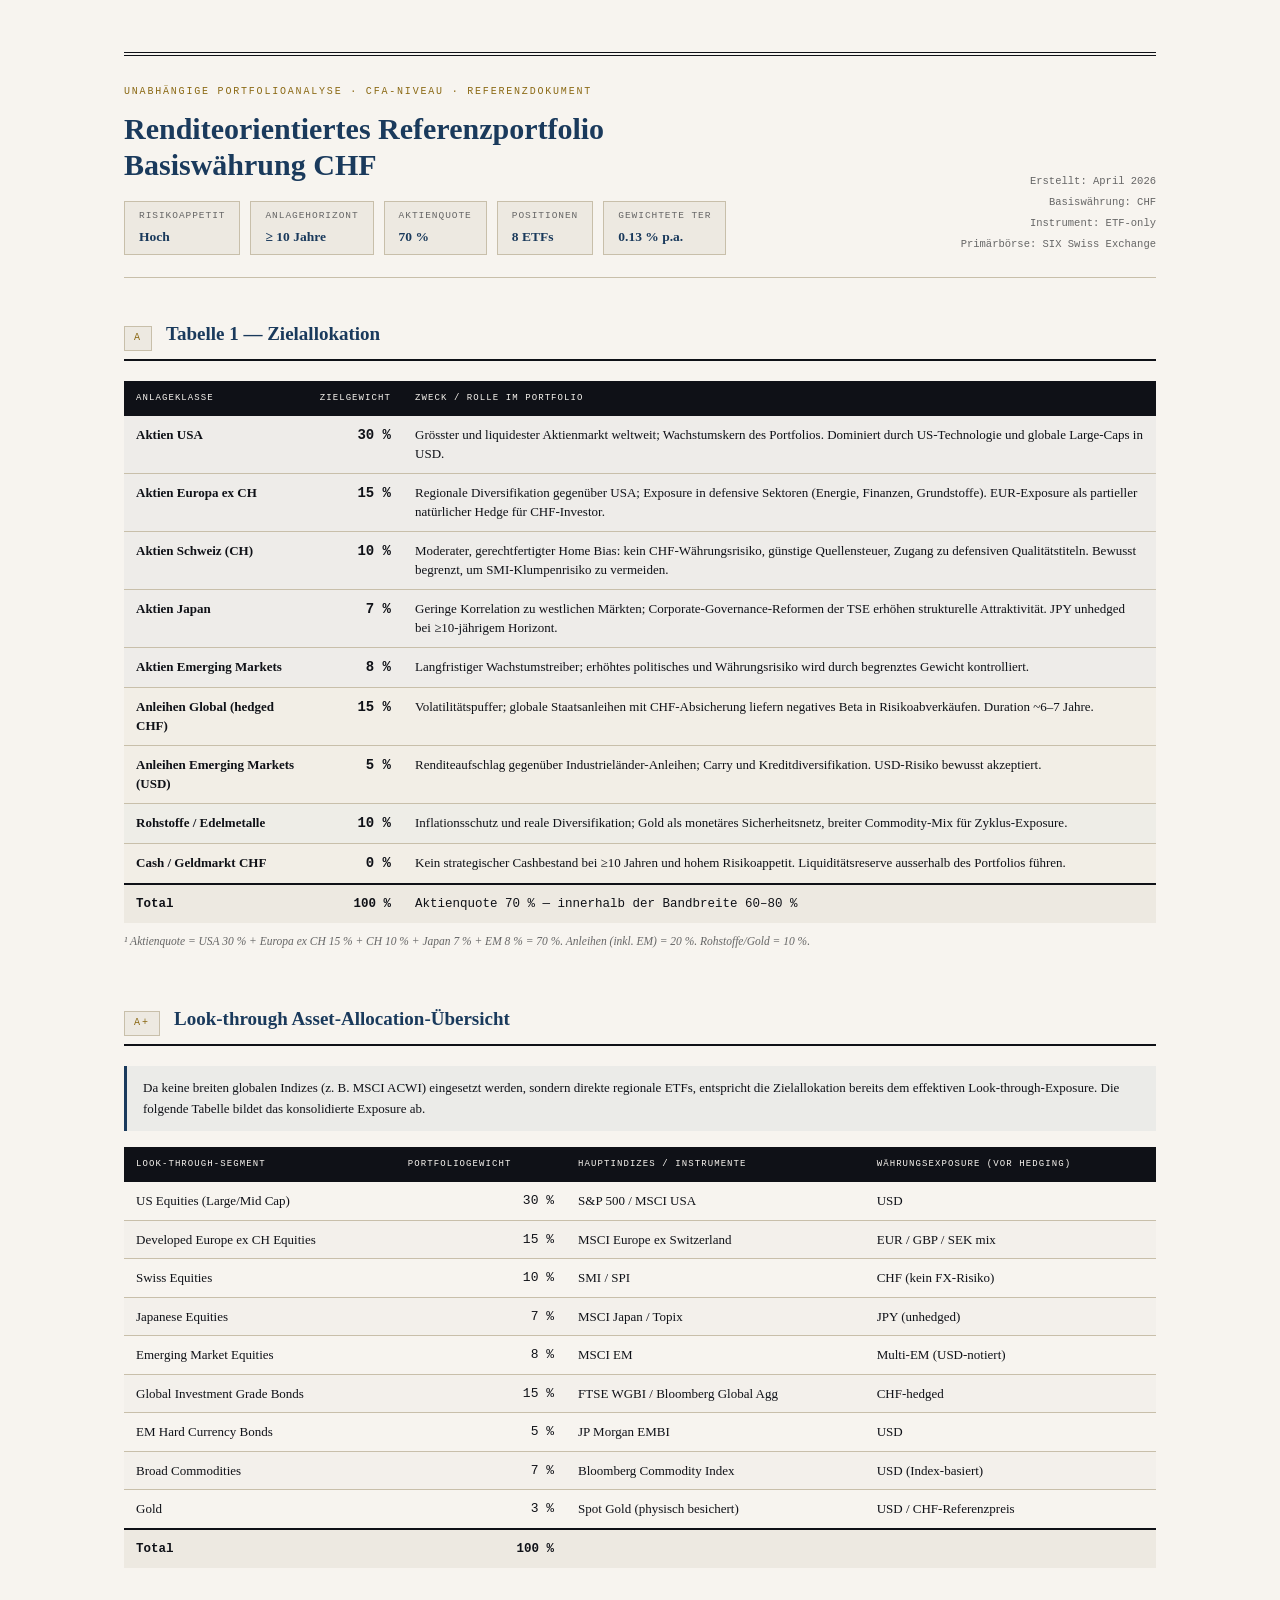
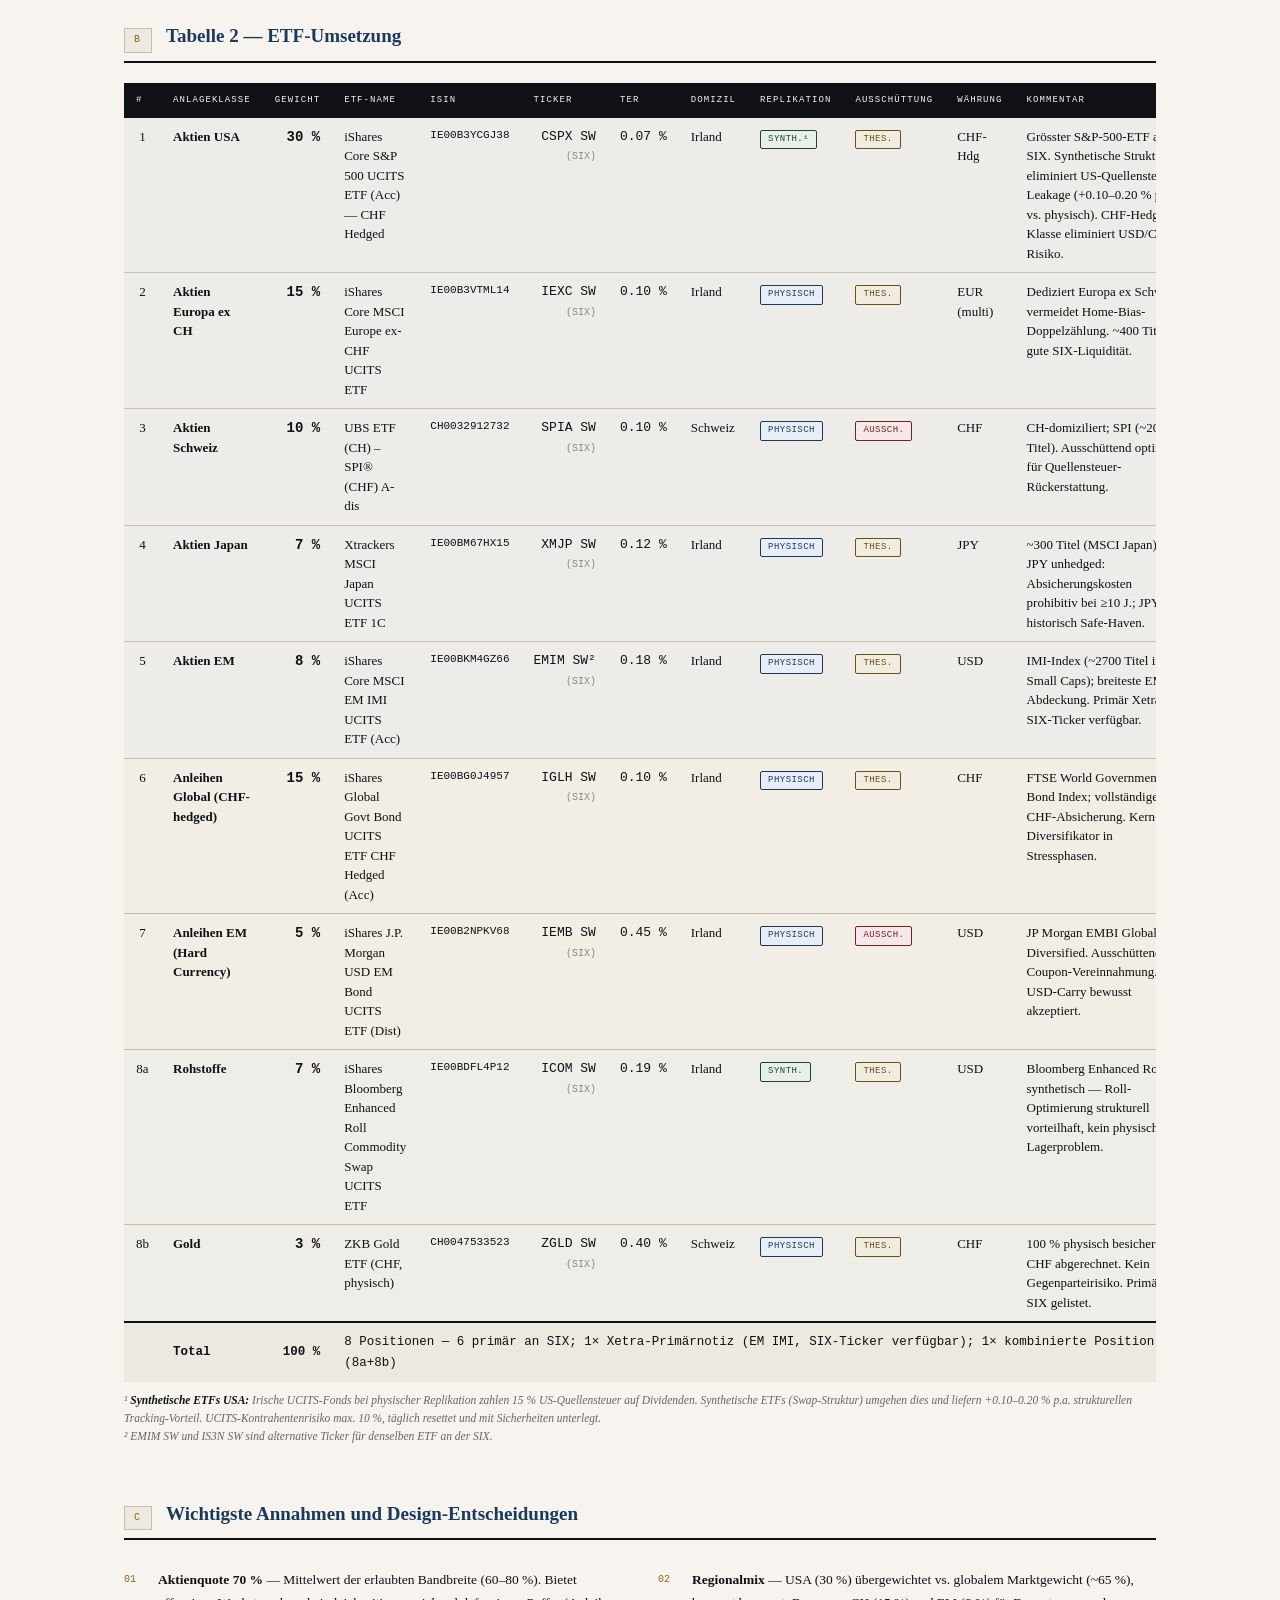
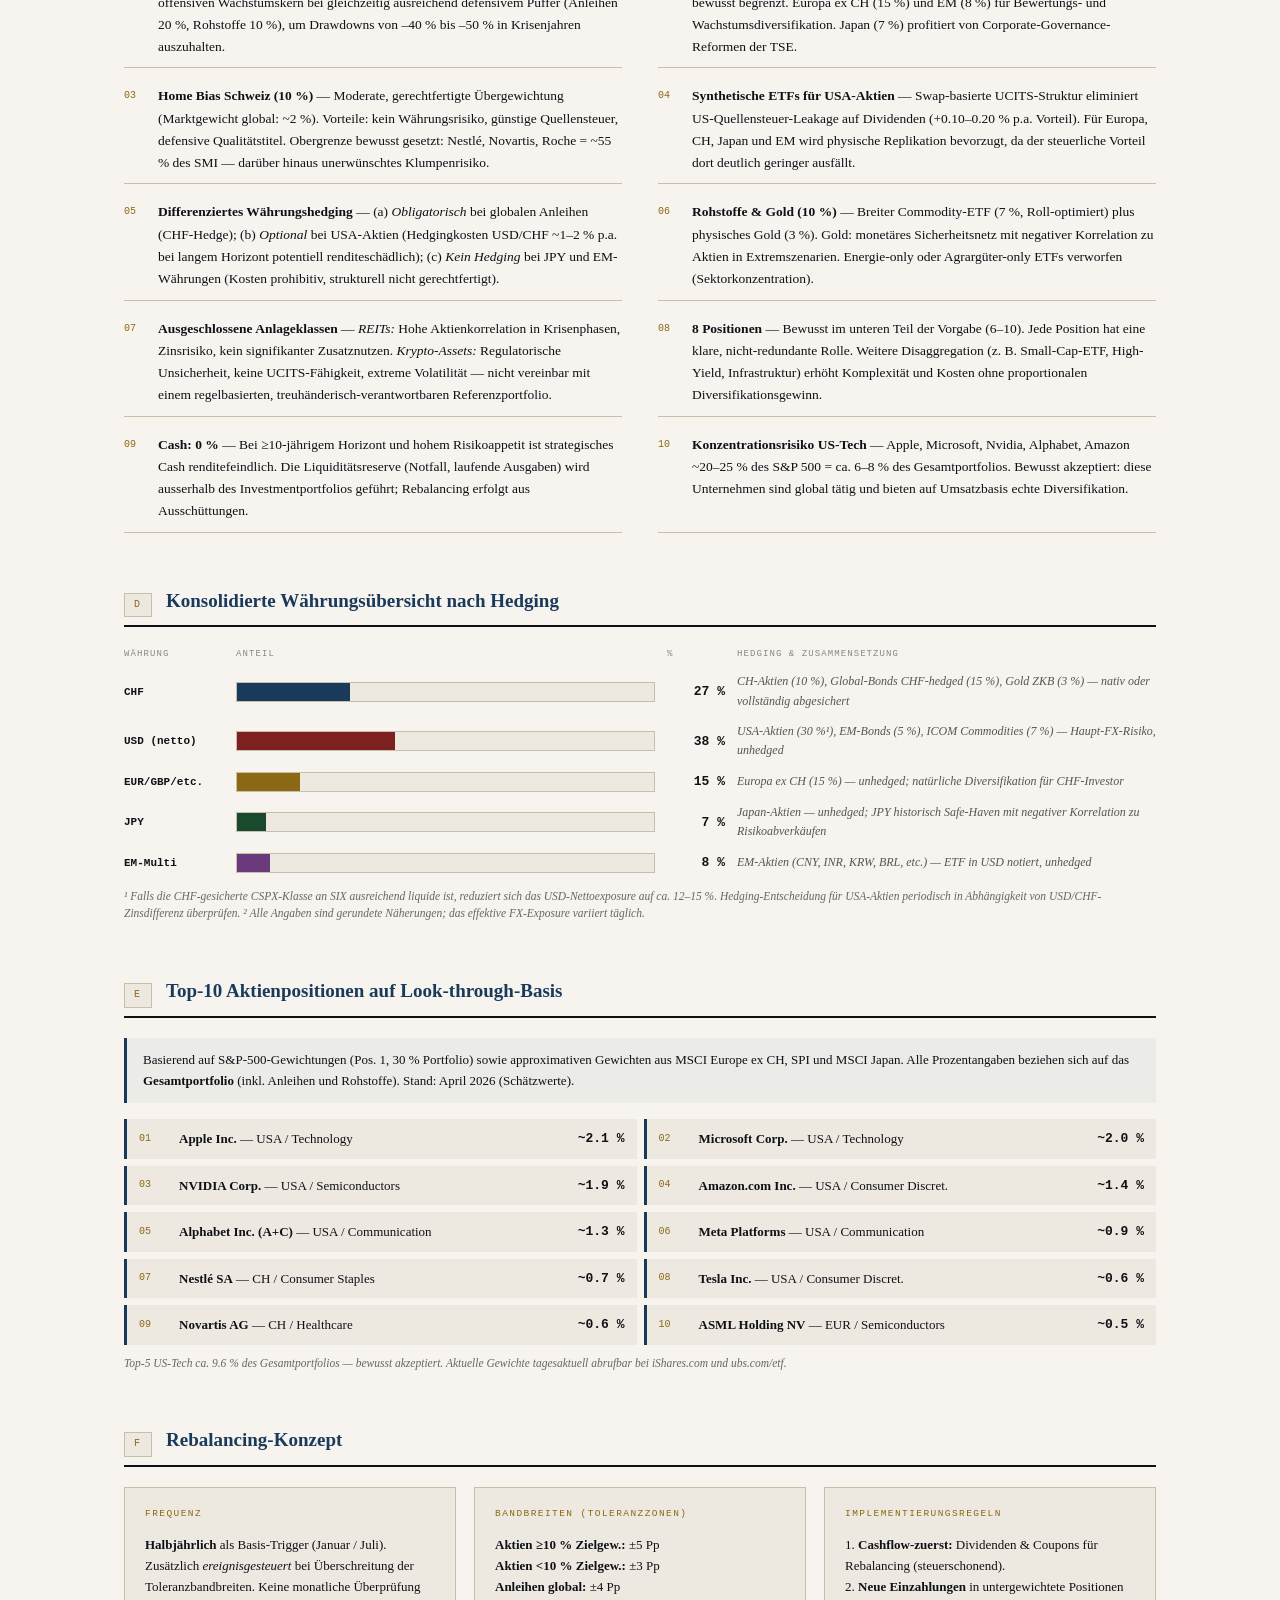
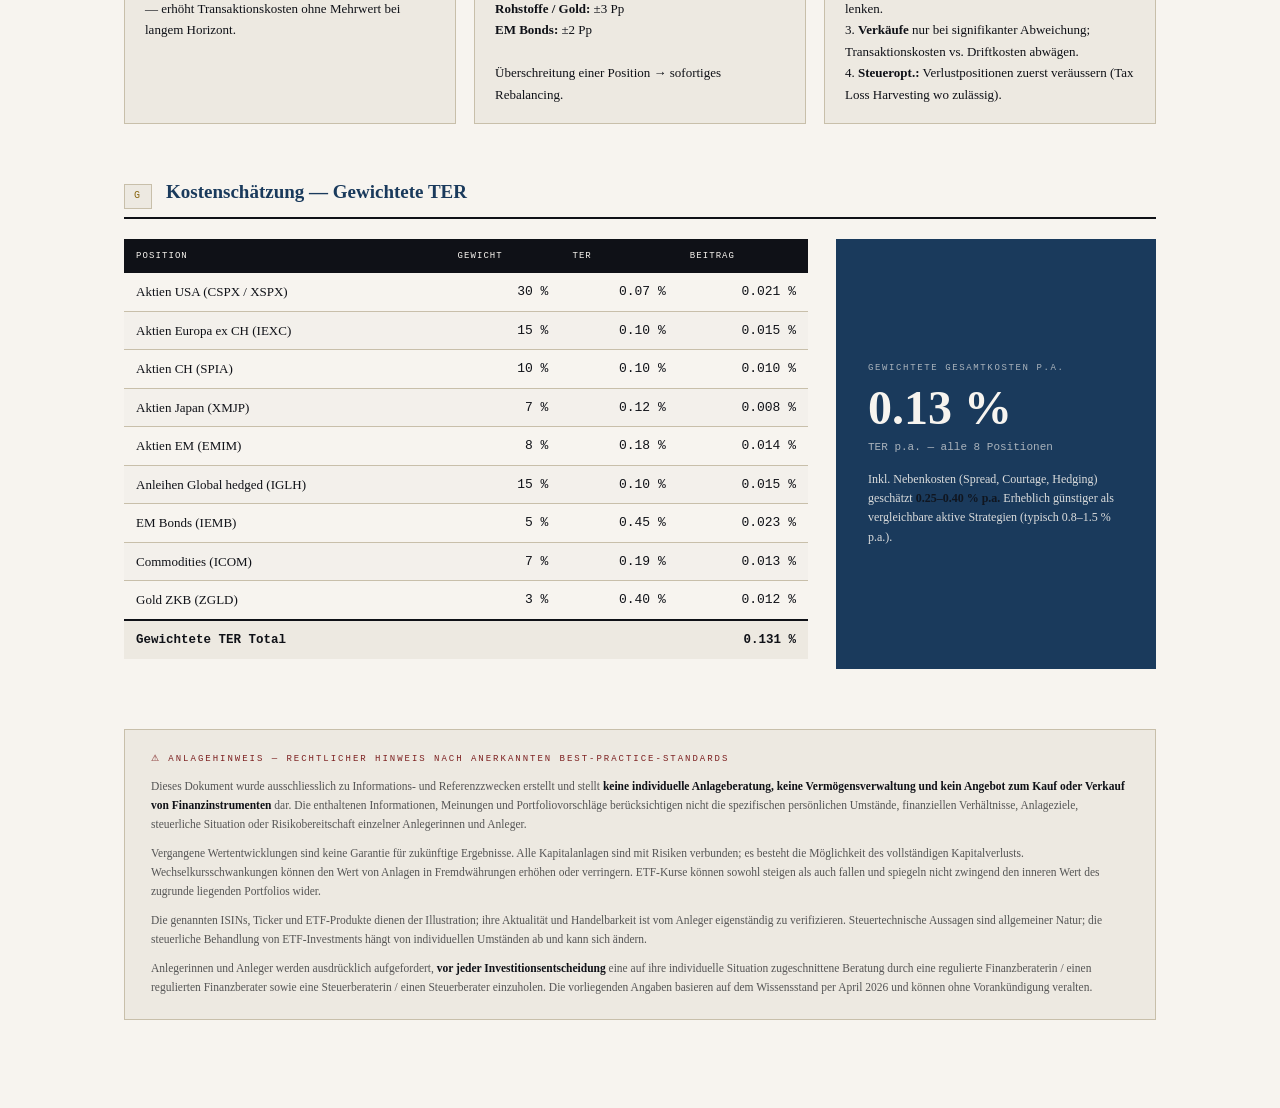
<file: Reference Portfolio CHF April2026.html>
<!DOCTYPE html>
<html lang="de">
<head>
<meta charset="UTF-8">
<meta name="viewport" content="width=device-width, initial-scale=1.0">
<title>Referenzportfolio CHF – Renditeorientiert</title>
<style>
  /* ── RESET & BASE ── */
  *, *::before, *::after { box-sizing: border-box; margin: 0; padding: 0; }

  :root {
    --ink:     #0f1117;
    --paper:   #f7f4ef;
    --cream:   #ede9e1;
    --rule:    #c8bfaa;
    --accent:  #1a3a5c;
    --gold:    #8b6914;
    --red:     #7c2020;
    --green:   #1a4a2e;
    --f-display: Georgia, 'Times New Roman', serif;
    --f-body:    'Palatino Linotype', Palatino, Georgia, serif;
    --f-mono:    'Courier New', Courier, monospace;
  }

  html { font-size: 15px; }

  body {
    background: var(--paper);
    color: var(--ink);
    font-family: var(--f-body);
    line-height: 1.65;
    max-width: 1120px;
    margin: 0 auto;
    padding: 52px 44px 88px;
  }

  /* ── MASTHEAD ── */
  .masthead {
    border-top: 4px double var(--ink);
    border-bottom: 1px solid var(--rule);
    padding: 28px 0 22px;
    margin-bottom: 40px;
    display: grid;
    grid-template-columns: 1fr auto;
    align-items: end;
    gap: 24px;
  }
  .tag {
    font-family: var(--f-mono);
    font-size: 10px;
    letter-spacing: 0.18em;
    text-transform: uppercase;
    color: var(--gold);
    margin-bottom: 10px;
    display: block;
  }
  .masthead h1 {
    font-family: var(--f-display);
    font-size: 30px;
    font-weight: bold;
    line-height: 1.2;
    color: var(--accent);
  }
  .meta-right {
    text-align: right;
    font-family: var(--f-mono);
    font-size: 10.5px;
    color: #666;
    line-height: 2;
  }
  .pills {
    display: flex;
    flex-wrap: wrap;
    gap: 10px;
    margin-top: 18px;
  }
  .pill {
    border: 1px solid var(--rule);
    background: var(--cream);
    padding: 6px 14px;
    font-family: var(--f-mono);
    font-size: 9.5px;
    letter-spacing: 0.1em;
    text-transform: uppercase;
    color: #666;
  }
  .pill strong {
    display: block;
    font-family: var(--f-body);
    font-size: 13.5px;
    letter-spacing: 0;
    text-transform: none;
    color: var(--accent);
    margin-top: 3px;
  }

  /* ── SECTIONS ── */
  .section { margin-bottom: 52px; }

  .sec-header {
    display: flex;
    align-items: baseline;
    gap: 14px;
    border-bottom: 2px solid var(--ink);
    padding-bottom: 8px;
    margin-bottom: 20px;
  }
  .sec-label {
    font-family: var(--f-mono);
    font-size: 10px;
    letter-spacing: 0.2em;
    text-transform: uppercase;
    color: var(--gold);
    background: var(--cream);
    border: 1px solid var(--rule);
    padding: 3px 9px;
  }
  .sec-title {
    font-family: var(--f-display);
    font-size: 19px;
    font-weight: bold;
    color: var(--accent);
  }

  /* ── TABLES ── */
  .tbl-wrap { overflow-x: auto; margin-bottom: 10px; }
  table {
    width: 100%;
    border-collapse: collapse;
    font-size: 13px;
  }
  thead tr { background: var(--ink); color: var(--paper); }
  thead th {
    font-family: var(--f-mono);
    font-size: 9px;
    letter-spacing: 0.12em;
    text-transform: uppercase;
    padding: 10px 12px;
    text-align: left;
    font-weight: normal;
    white-space: nowrap;
  }
  tbody tr { border-bottom: 1px solid var(--rule); }
  tbody tr:nth-child(even) { background: rgba(0,0,0,0.015); }
  tbody td { padding: 9px 12px; vertical-align: top; line-height: 1.5; }
  .r { text-align: right; font-family: var(--f-mono); white-space: nowrap; }
  .c { text-align: center; }
  .w { font-family: var(--f-mono); font-size: 14px; font-weight: bold; }

  tfoot tr { border-top: 2px solid var(--ink); background: var(--cream); }
  tfoot td { padding: 9px 12px; font-family: var(--f-mono); font-size: 12.5px; }

  /* row tints */
  .eq  { background: rgba(26,58,92,0.04)  !important; }
  .fi  { background: rgba(139,105,20,0.04) !important; }
  .alt { background: rgba(26,74,46,0.04)  !important; }

  /* badges */
  .badge {
    display: inline-block;
    font-family: var(--f-mono);
    font-size: 9px;
    letter-spacing: 0.05em;
    text-transform: uppercase;
    padding: 2px 7px;
    border-radius: 2px;
    border: 1px solid currentColor;
  }
  .b-syn  { color: #1a4a2e; background: #e8f0e8; }
  .b-phy  { color: #1a3a5c; background: #e8eef8; }
  .b-acc  { color: #6b4f10; background: #f0ece0; }
  .b-dis  { color: #7c2020; background: #f5e8e8; }

  /* ── INFO BOX ── */
  .infobox {
    background: rgba(26,58,92,0.05);
    border-left: 3px solid var(--accent);
    padding: 12px 16px;
    margin: 0 0 16px;
    font-size: 13px;
    line-height: 1.6;
  }

  /* ── FOOTNOTE ── */
  .fn {
    font-size: 11.5px;
    color: #666;
    font-style: italic;
    margin-top: 10px;
    line-height: 1.55;
  }

  /* ── BULLET GRID ── */
  .bul-grid {
    display: grid;
    grid-template-columns: 1fr 1fr;
    gap: 8px 36px;
  }
  .bul {
    display: grid;
    grid-template-columns: 26px 1fr;
    gap: 8px;
    align-items: start;
    padding: 9px 0;
    border-bottom: 1px solid var(--rule);
    font-size: 13.5px;
  }
  .bul-n {
    font-family: var(--f-mono);
    font-size: 10px;
    color: var(--gold);
    padding-top: 3px;
  }

  /* ── CURRENCY BARS ── */
  .ccy { display: flex; flex-direction: column; gap: 10px; }
  .ccy-row {
    display: grid;
    grid-template-columns: 100px 1fr 58px 1fr;
    gap: 12px;
    align-items: center;
    font-size: 13px;
  }
  .ccy-lbl { font-family: var(--f-mono); font-size: 11px; font-weight: bold; }
  .bar { background: var(--cream); border: 1px solid var(--rule); height: 20px; position: relative; }
  .bar-fill { position: absolute; inset: 0 auto 0 0; }
  .bc { background: var(--accent); }
  .bu { background: var(--red); }
  .be { background: var(--gold); }
  .bj { background: var(--green); }
  .bm { background: #6b3a7c; }
  .ccy-pct { font-family: var(--f-mono); font-size: 13px; font-weight: bold; text-align: right; }
  .ccy-note { font-size: 12px; color: #555; font-style: italic; }

  /* ── TOP 10 ── */
  .top10 { display: grid; grid-template-columns: 1fr 1fr; gap: 7px; }
  .t10 {
    display: grid;
    grid-template-columns: 30px 1fr 52px;
    align-items: center;
    gap: 10px;
    padding: 9px 12px;
    background: var(--cream);
    border-left: 3px solid var(--accent);
    font-size: 13px;
  }
  .t10-r { font-family: var(--f-mono); font-size: 10px; color: var(--gold); }
  .t10-p { font-family: var(--f-mono); font-size: 13px; font-weight: bold; text-align: right; }

  /* ── REBAL CARDS ── */
  .rebal { display: grid; grid-template-columns: repeat(3,1fr); gap: 18px; }
  .card {
    background: var(--cream);
    border: 1px solid var(--rule);
    padding: 18px 20px;
  }
  .card-t {
    font-family: var(--f-mono);
    font-size: 9.5px;
    letter-spacing: 0.15em;
    text-transform: uppercase;
    color: var(--gold);
    margin-bottom: 12px;
  }
  .card-b { font-size: 13px; line-height: 1.65; }

  /* ── COST BOX ── */
  .cost { display: grid; grid-template-columns: 1fr 320px; gap: 28px; align-items: start; }
  .cost-num {
    background: var(--accent);
    color: var(--paper);
    padding: 28px 32px;
    display: flex;
    flex-direction: column;
    justify-content: center;
    align-self: stretch;
  }
  .cost-num-lbl { font-family: var(--f-mono); font-size: 9px; letter-spacing: 0.18em; text-transform: uppercase; opacity: 0.65; margin-bottom: 8px; }
  .cost-num-val { font-family: var(--f-display); font-size: 48px; font-weight: bold; line-height: 1; }
  .cost-num-unit { font-family: var(--f-mono); font-size: 11px; opacity: 0.65; margin-top: 6px; }
  .cost-note { font-size: 12px; margin-top: 14px; opacity: 0.88; line-height: 1.6; }

  /* ── DIVIDER ── */
  hr { border: none; border-top: 1px solid var(--rule); margin: 0; }

  /* ── DISCLAIMER ── */
  .disc {
    margin-top: 60px;
    padding: 22px 26px;
    border: 1px solid var(--rule);
    background: var(--cream);
    font-size: 11.5px;
    color: #555;
    line-height: 1.65;
  }
  .disc-t {
    font-family: var(--f-mono);
    font-size: 9px;
    letter-spacing: 0.22em;
    text-transform: uppercase;
    color: var(--red);
    margin-bottom: 10px;
  }
  .disc p + p { margin-top: 10px; }

  strong { color: var(--ink); }
  em { font-style: italic; }

  @media (max-width: 800px) {
    body { padding: 24px 16px 56px; }
    .masthead { grid-template-columns: 1fr; }
    .bul-grid, .top10, .rebal, .cost { grid-template-columns: 1fr; }
    .ccy-row { grid-template-columns: 90px 1fr 48px; }
    .ccy-note { display: none; }
  }
</style>
</head>
<body>

<!-- ══ MASTHEAD ══ -->
<div class="masthead">
  <div>
    <span class="tag">Unabhängige Portfolioanalyse · CFA-Niveau · Referenzdokument</span>
    <h1>Renditeorientiertes Referenzportfolio<br>Basiswährung CHF</h1>
    <div class="pills">
      <div class="pill">Risikoappetit<strong>Hoch</strong></div>
      <div class="pill">Anlagehorizont<strong>≥ 10 Jahre</strong></div>
      <div class="pill">Aktienquote<strong>70 %</strong></div>
      <div class="pill">Positionen<strong>8 ETFs</strong></div>
      <div class="pill">Gewichtete TER<strong>0.13 % p.a.</strong></div>
    </div>
  </div>
  <div class="meta-right">
    Erstellt: April 2026<br>
    Basiswährung: CHF<br>
    Instrument: ETF-only<br>
    Primärbörse: SIX Swiss Exchange
  </div>
</div>


<!-- ══ A — ZIELALLOKATION ══ -->
<div class="section">
  <div class="sec-header">
    <span class="sec-label">A</span>
    <span class="sec-title">Tabelle 1 — Zielallokation</span>
  </div>
  <div class="tbl-wrap">
    <table>
      <thead>
        <tr><th>Anlageklasse</th><th>Zielgewicht</th><th>Zweck / Rolle im Portfolio</th></tr>
      </thead>
      <tbody>
        <tr class="eq"><td><strong>Aktien USA</strong></td><td class="r w">30 %</td><td>Grösster und liquidester Aktienmarkt weltweit; Wachstumskern des Portfolios. Dominiert durch US-Technologie und globale Large-Caps in USD.</td></tr>
        <tr class="eq"><td><strong>Aktien Europa ex CH</strong></td><td class="r w">15 %</td><td>Regionale Diversifikation gegenüber USA; Exposure in defensive Sektoren (Energie, Finanzen, Grundstoffe). EUR-Exposure als partieller natürlicher Hedge für CHF-Investor.</td></tr>
        <tr class="eq"><td><strong>Aktien Schweiz (CH)</strong></td><td class="r w">10 %</td><td>Moderater, gerechtfertigter Home Bias: kein CHF-Währungsrisiko, günstige Quellensteuer, Zugang zu defensiven Qualitätstiteln. Bewusst begrenzt, um SMI-Klumpenrisiko zu vermeiden.</td></tr>
        <tr class="eq"><td><strong>Aktien Japan</strong></td><td class="r w">7 %</td><td>Geringe Korrelation zu westlichen Märkten; Corporate-Governance-Reformen der TSE erhöhen strukturelle Attraktivität. JPY unhedged bei ≥10-jährigem Horizont.</td></tr>
        <tr class="eq"><td><strong>Aktien Emerging Markets</strong></td><td class="r w">8 %</td><td>Langfristiger Wachstumstreiber; erhöhtes politisches und Währungsrisiko wird durch begrenztes Gewicht kontrolliert.</td></tr>
        <tr class="fi"><td><strong>Anleihen Global (hedged CHF)</strong></td><td class="r w">15 %</td><td>Volatilitätspuffer; globale Staatsanleihen mit CHF-Absicherung liefern negatives Beta in Risikoabverkäufen. Duration ~6–7 Jahre.</td></tr>
        <tr class="fi"><td><strong>Anleihen Emerging Markets (USD)</strong></td><td class="r w">5 %</td><td>Renditeaufschlag gegenüber Industrieländer-Anleihen; Carry und Kreditdiversifikation. USD-Risiko bewusst akzeptiert.</td></tr>
        <tr class="alt"><td><strong>Rohstoffe / Edelmetalle</strong></td><td class="r w">10 %</td><td>Inflationsschutz und reale Diversifikation; Gold als monetäres Sicherheitsnetz, breiter Commodity-Mix für Zyklus-Exposure.</td></tr>
        <tr class="fi"><td><strong>Cash / Geldmarkt CHF</strong></td><td class="r w">0 %</td><td>Kein strategischer Cashbestand bei ≥10 Jahren und hohem Risikoappetit. Liquiditätsreserve ausserhalb des Portfolios führen.</td></tr>
      </tbody>
      <tfoot>
        <tr><td><strong>Total</strong></td><td class="r"><strong>100 %</strong></td><td>Aktienquote 70 % — innerhalb der Bandbreite 60–80 %</td></tr>
      </tfoot>
    </table>
  </div>
  <p class="fn">¹ Aktienquote = USA 30 % + Europa ex CH 15 % + CH 10 % + Japan 7 % + EM 8 % = 70 %. Anleihen (inkl. EM) = 20 %. Rohstoffe/Gold = 10 %.</p>
</div>


<!-- ══ A+ — LOOK-THROUGH ══ -->
<div class="section">
  <div class="sec-header">
    <span class="sec-label">A+</span>
    <span class="sec-title">Look-through Asset-Allocation-Übersicht</span>
  </div>
  <div class="infobox">
    Da keine breiten globalen Indizes (z. B. MSCI ACWI) eingesetzt werden, sondern direkte regionale ETFs, entspricht die Zielallokation bereits dem effektiven Look-through-Exposure. Die folgende Tabelle bildet das konsolidierte Exposure ab.
  </div>
  <div class="tbl-wrap">
    <table>
      <thead>
        <tr><th>Look-through-Segment</th><th>Portfoliogewicht</th><th>Hauptindizes / Instrumente</th><th>Währungsexposure (vor Hedging)</th></tr>
      </thead>
      <tbody>
        <tr><td>US Equities (Large/Mid Cap)</td><td class="r">30 %</td><td>S&amp;P 500 / MSCI USA</td><td>USD</td></tr>
        <tr><td>Developed Europe ex CH Equities</td><td class="r">15 %</td><td>MSCI Europe ex Switzerland</td><td>EUR / GBP / SEK mix</td></tr>
        <tr><td>Swiss Equities</td><td class="r">10 %</td><td>SMI / SPI</td><td>CHF (kein FX-Risiko)</td></tr>
        <tr><td>Japanese Equities</td><td class="r">7 %</td><td>MSCI Japan / Topix</td><td>JPY (unhedged)</td></tr>
        <tr><td>Emerging Market Equities</td><td class="r">8 %</td><td>MSCI EM</td><td>Multi-EM (USD-notiert)</td></tr>
        <tr><td>Global Investment Grade Bonds</td><td class="r">15 %</td><td>FTSE WGBI / Bloomberg Global Agg</td><td>CHF-hedged</td></tr>
        <tr><td>EM Hard Currency Bonds</td><td class="r">5 %</td><td>JP Morgan EMBI</td><td>USD</td></tr>
        <tr><td>Broad Commodities</td><td class="r">7 %</td><td>Bloomberg Commodity Index</td><td>USD (Index-basiert)</td></tr>
        <tr><td>Gold</td><td class="r">3 %</td><td>Spot Gold (physisch besichert)</td><td>USD / CHF-Referenzpreis</td></tr>
      </tbody>
      <tfoot>
        <tr><td><strong>Total</strong></td><td class="r"><strong>100 %</strong></td><td></td><td></td></tr>
      </tfoot>
    </table>
  </div>
</div>


<!-- ══ B — ETF-UMSETZUNG ══ -->
<div class="section">
  <div class="sec-header">
    <span class="sec-label">B</span>
    <span class="sec-title">Tabelle 2 — ETF-Umsetzung</span>
  </div>
  <div class="tbl-wrap">
    <table>
      <thead>
        <tr>
          <th>#</th><th>Anlageklasse</th><th>Gewicht</th><th>ETF-Name</th><th>ISIN</th>
          <th>Ticker</th><th>TER</th><th>Domizil</th><th>Replikation</th>
          <th>Ausschüttung</th><th>Währung</th><th style="min-width:180px">Kommentar</th>
        </tr>
      </thead>
      <tbody>
        <tr class="eq">
          <td class="c">1</td>
          <td><strong>Aktien USA</strong></td>
          <td class="r w">30 %</td>
          <td>iShares Core S&amp;P 500 UCITS ETF (Acc) — CHF Hedged</td>
          <td class="r" style="font-size:11px">IE00B3YCGJ38</td>
          <td class="r">CSPX SW<br><span style="font-size:10px;color:#888">(SIX)</span></td>
          <td class="r">0.07 %</td>
          <td>Irland</td>
          <td><span class="badge b-syn">Synth.¹</span></td>
          <td><span class="badge b-acc">Thes.</span></td>
          <td>CHF-Hdg</td>
          <td>Grösster S&amp;P-500-ETF an SIX. Synthetische Struktur eliminiert US-Quellensteuer-Leakage (+0.10–0.20 % p.a. vs. physisch). CHF-Hedged-Klasse eliminiert USD/CHF-Risiko.</td>
        </tr>
        <tr class="eq">
          <td class="c">2</td>
          <td><strong>Aktien Europa ex CH</strong></td>
          <td class="r w">15 %</td>
          <td>iShares Core MSCI Europe ex-CHF UCITS ETF</td>
          <td class="r" style="font-size:11px">IE00B3VTML14</td>
          <td class="r">IEXC SW<br><span style="font-size:10px;color:#888">(SIX)</span></td>
          <td class="r">0.10 %</td>
          <td>Irland</td>
          <td><span class="badge b-phy">Physisch</span></td>
          <td><span class="badge b-acc">Thes.</span></td>
          <td>EUR (multi)</td>
          <td>Dediziert Europa ex Schweiz; vermeidet Home-Bias-Doppelzählung. ~400 Titel, gute SIX-Liquidität.</td>
        </tr>
        <tr class="eq">
          <td class="c">3</td>
          <td><strong>Aktien Schweiz</strong></td>
          <td class="r w">10 %</td>
          <td>UBS ETF (CH) – SPI® (CHF) A-dis</td>
          <td class="r" style="font-size:11px">CH0032912732</td>
          <td class="r">SPIA SW<br><span style="font-size:10px;color:#888">(SIX)</span></td>
          <td class="r">0.10 %</td>
          <td>Schweiz</td>
          <td><span class="badge b-phy">Physisch</span></td>
          <td><span class="badge b-dis">Aussch.</span></td>
          <td>CHF</td>
          <td>CH-domiziliert; SPI (~200 Titel). Ausschüttend optimiert für Quellensteuer-Rückerstattung.</td>
        </tr>
        <tr class="eq">
          <td class="c">4</td>
          <td><strong>Aktien Japan</strong></td>
          <td class="r w">7 %</td>
          <td>Xtrackers MSCI Japan UCITS ETF 1C</td>
          <td class="r" style="font-size:11px">IE00BM67HX15</td>
          <td class="r">XMJP SW<br><span style="font-size:10px;color:#888">(SIX)</span></td>
          <td class="r">0.12 %</td>
          <td>Irland</td>
          <td><span class="badge b-phy">Physisch</span></td>
          <td><span class="badge b-acc">Thes.</span></td>
          <td>JPY</td>
          <td>~300 Titel (MSCI Japan). JPY unhedged: Absicherungskosten prohibitiv bei ≥10 J.; JPY historisch Safe-Haven.</td>
        </tr>
        <tr class="eq">
          <td class="c">5</td>
          <td><strong>Aktien EM</strong></td>
          <td class="r w">8 %</td>
          <td>iShares Core MSCI EM IMI UCITS ETF (Acc)</td>
          <td class="r" style="font-size:11px">IE00BKM4GZ66</td>
          <td class="r">EMIM SW²<br><span style="font-size:10px;color:#888">(SIX)</span></td>
          <td class="r">0.18 %</td>
          <td>Irland</td>
          <td><span class="badge b-phy">Physisch</span></td>
          <td><span class="badge b-acc">Thes.</span></td>
          <td>USD</td>
          <td>IMI-Index (~2700 Titel inkl. Small Caps); breiteste EM-Abdeckung. Primär Xetra; SIX-Ticker verfügbar.</td>
        </tr>
        <tr class="fi">
          <td class="c">6</td>
          <td><strong>Anleihen Global (CHF-hedged)</strong></td>
          <td class="r w">15 %</td>
          <td>iShares Global Govt Bond UCITS ETF CHF Hedged (Acc)</td>
          <td class="r" style="font-size:11px">IE00BG0J4957</td>
          <td class="r">IGLH SW<br><span style="font-size:10px;color:#888">(SIX)</span></td>
          <td class="r">0.10 %</td>
          <td>Irland</td>
          <td><span class="badge b-phy">Physisch</span></td>
          <td><span class="badge b-acc">Thes.</span></td>
          <td>CHF</td>
          <td>FTSE World Government Bond Index; vollständige CHF-Absicherung. Kern-Diversifikator in Stressphasen.</td>
        </tr>
        <tr class="fi">
          <td class="c">7</td>
          <td><strong>Anleihen EM (Hard Currency)</strong></td>
          <td class="r w">5 %</td>
          <td>iShares J.P. Morgan USD EM Bond UCITS ETF (Dist)</td>
          <td class="r" style="font-size:11px">IE00B2NPKV68</td>
          <td class="r">IEMB SW<br><span style="font-size:10px;color:#888">(SIX)</span></td>
          <td class="r">0.45 %</td>
          <td>Irland</td>
          <td><span class="badge b-phy">Physisch</span></td>
          <td><span class="badge b-dis">Aussch.</span></td>
          <td>USD</td>
          <td>JP Morgan EMBI Global Diversified. Ausschüttend für Coupon-Vereinnahmung. USD-Carry bewusst akzeptiert.</td>
        </tr>
        <tr class="alt">
          <td class="c">8a</td>
          <td><strong>Rohstoffe</strong></td>
          <td class="r w">7 %</td>
          <td>iShares Bloomberg Enhanced Roll Commodity Swap UCITS ETF</td>
          <td class="r" style="font-size:11px">IE00BDFL4P12</td>
          <td class="r">ICOM SW<br><span style="font-size:10px;color:#888">(SIX)</span></td>
          <td class="r">0.19 %</td>
          <td>Irland</td>
          <td><span class="badge b-syn">Synth.</span></td>
          <td><span class="badge b-acc">Thes.</span></td>
          <td>USD</td>
          <td>Bloomberg Enhanced Roll; synthetisch — Roll-Optimierung strukturell vorteilhaft, kein physisches Lagerproblem.</td>
        </tr>
        <tr class="alt">
          <td class="c">8b</td>
          <td><strong>Gold</strong></td>
          <td class="r w">3 %</td>
          <td>ZKB Gold ETF (CHF, physisch)</td>
          <td class="r" style="font-size:11px">CH0047533523</td>
          <td class="r">ZGLD SW<br><span style="font-size:10px;color:#888">(SIX)</span></td>
          <td class="r">0.40 %</td>
          <td>Schweiz</td>
          <td><span class="badge b-phy">Physisch</span></td>
          <td><span class="badge b-acc">Thes.</span></td>
          <td>CHF</td>
          <td>100 % physisch besichert, in CHF abgerechnet. Kein Gegenparteirisiko. Primär an SIX gelistet.</td>
        </tr>
      </tbody>
      <tfoot>
        <tr>
          <td></td><td><strong>Total</strong></td><td class="r"><strong>100 %</strong></td>
          <td colspan="9">8 Positionen — 6 primär an SIX; 1× Xetra-Primärnotiz (EM IMI, SIX-Ticker verfügbar); 1× kombinierte Position (8a+8b)</td>
        </tr>
      </tfoot>
    </table>
  </div>
  <p class="fn">
    ¹ <strong>Synthetische ETFs USA:</strong> Irische UCITS-Fonds bei physischer Replikation zahlen 15 % US-Quellensteuer auf Dividenden. Synthetische ETFs (Swap-Struktur) umgehen dies und liefern +0.10–0.20 % p.a. strukturellen Tracking-Vorteil. UCITS-Kontrahentenrisiko max. 10 %, täglich resettet und mit Sicherheiten unterlegt.<br>
    ² EMIM SW und IS3N SW sind alternative Ticker für denselben ETF an der SIX.
  </p>
</div>


<!-- ══ C — DESIGN-ENTSCHEIDUNGEN ══ -->
<div class="section">
  <div class="sec-header">
    <span class="sec-label">C</span>
    <span class="sec-title">Wichtigste Annahmen und Design-Entscheidungen</span>
  </div>
  <div class="bul-grid">
    <div class="bul"><span class="bul-n">01</span><span><strong>Aktienquote 70 %</strong> — Mittelwert der erlaubten Bandbreite (60–80 %). Bietet offensiven Wachstumskern bei gleichzeitig ausreichend defensivem Puffer (Anleihen 20 %, Rohstoffe 10 %), um Drawdowns von –40 % bis –50 % in Krisenjahren auszuhalten.</span></div>
    <div class="bul"><span class="bul-n">02</span><span><strong>Regionalmix</strong> — USA (30 %) übergewichtet vs. globalem Marktgewicht (~65 %), bewusst begrenzt. Europa ex CH (15 %) und EM (8 %) für Bewertungs- und Wachstumsdiversifikation. Japan (7 %) profitiert von Corporate-Governance-Reformen der TSE.</span></div>
    <div class="bul"><span class="bul-n">03</span><span><strong>Home Bias Schweiz (10 %)</strong> — Moderate, gerechtfertigte Übergewichtung (Marktgewicht global: ~2 %). Vorteile: kein Währungsrisiko, günstige Quellensteuer, defensive Qualitätstitel. Obergrenze bewusst gesetzt: Nestlé, Novartis, Roche = ~55 % des SMI — darüber hinaus unerwünschtes Klumpenrisiko.</span></div>
    <div class="bul"><span class="bul-n">04</span><span><strong>Synthetische ETFs für USA-Aktien</strong> — Swap-basierte UCITS-Struktur eliminiert US-Quellensteuer-Leakage auf Dividenden (+0.10–0.20 % p.a. Vorteil). Für Europa, CH, Japan und EM wird physische Replikation bevorzugt, da der steuerliche Vorteil dort deutlich geringer ausfällt.</span></div>
    <div class="bul"><span class="bul-n">05</span><span><strong>Differenziertes Währungshedging</strong> — (a) <em>Obligatorisch</em> bei globalen Anleihen (CHF-Hedge); (b) <em>Optional</em> bei USA-Aktien (Hedgingkosten USD/CHF ~1–2 % p.a. bei langem Horizont potentiell renditeschädlich); (c) <em>Kein Hedging</em> bei JPY und EM-Währungen (Kosten prohibitiv, strukturell nicht gerechtfertigt).</span></div>
    <div class="bul"><span class="bul-n">06</span><span><strong>Rohstoffe &amp; Gold (10 %)</strong> — Breiter Commodity-ETF (7 %, Roll-optimiert) plus physisches Gold (3 %). Gold: monetäres Sicherheitsnetz mit negativer Korrelation zu Aktien in Extremszenarien. Energie-only oder Agrargüter-only ETFs verworfen (Sektorkonzentration).</span></div>
    <div class="bul"><span class="bul-n">07</span><span><strong>Ausgeschlossene Anlageklassen</strong> — <em>REITs:</em> Hohe Aktienkorrelation in Krisenphasen, Zinsrisiko, kein signifikanter Zusatznutzen. <em>Krypto-Assets:</em> Regulatorische Unsicherheit, keine UCITS-Fähigkeit, extreme Volatilität — nicht vereinbar mit einem regelbasierten, treuhänderisch-verantwortbaren Referenzportfolio.</span></div>
    <div class="bul"><span class="bul-n">08</span><span><strong>8 Positionen</strong> — Bewusst im unteren Teil der Vorgabe (6–10). Jede Position hat eine klare, nicht-redundante Rolle. Weitere Disaggregation (z. B. Small-Cap-ETF, High-Yield, Infrastruktur) erhöht Komplexität und Kosten ohne proportionalen Diversifikationsgewinn.</span></div>
    <div class="bul"><span class="bul-n">09</span><span><strong>Cash: 0 %</strong> — Bei ≥10-jährigem Horizont und hohem Risikoappetit ist strategisches Cash renditefeindlich. Die Liquiditätsreserve (Notfall, laufende Ausgaben) wird ausserhalb des Investmentportfolios geführt; Rebalancing erfolgt aus Ausschüttungen.</span></div>
    <div class="bul"><span class="bul-n">10</span><span><strong>Konzentrationsrisiko US-Tech</strong> — Apple, Microsoft, Nvidia, Alphabet, Amazon ~20–25 % des S&amp;P 500 = ca. 6–8 % des Gesamtportfolios. Bewusst akzeptiert: diese Unternehmen sind global tätig und bieten auf Umsatzbasis echte Diversifikation.</span></div>
  </div>
</div>


<!-- ══ D — WÄHRUNGSÜBERSICHT ══ -->
<div class="section">
  <div class="sec-header">
    <span class="sec-label">D</span>
    <span class="sec-title">Konsolidierte Währungsübersicht nach Hedging</span>
  </div>
  <div class="ccy">
    <div class="ccy-row" style="font-family:var(--f-mono);font-size:9px;letter-spacing:0.12em;text-transform:uppercase;color:#888;">
      <span>Währung</span><span>Anteil</span><span>%</span><span>Hedging &amp; Zusammensetzung</span>
    </div>
    <div class="ccy-row">
      <span class="ccy-lbl">CHF</span>
      <div class="bar"><div class="bar-fill bc" style="width:27%"></div></div>
      <span class="ccy-pct">27 %</span>
      <span class="ccy-note">CH-Aktien (10 %), Global-Bonds CHF-hedged (15 %), Gold ZKB (3 %) — nativ oder vollständig abgesichert</span>
    </div>
    <div class="ccy-row">
      <span class="ccy-lbl">USD (netto)</span>
      <div class="bar"><div class="bar-fill bu" style="width:38%"></div></div>
      <span class="ccy-pct">38 %</span>
      <span class="ccy-note">USA-Aktien (30 %¹), EM-Bonds (5 %), ICOM Commodities (7 %) — Haupt-FX-Risiko, unhedged</span>
    </div>
    <div class="ccy-row">
      <span class="ccy-lbl">EUR/GBP/etc.</span>
      <div class="bar"><div class="bar-fill be" style="width:15%"></div></div>
      <span class="ccy-pct">15 %</span>
      <span class="ccy-note">Europa ex CH (15 %) — unhedged; natürliche Diversifikation für CHF-Investor</span>
    </div>
    <div class="ccy-row">
      <span class="ccy-lbl">JPY</span>
      <div class="bar"><div class="bar-fill bj" style="width:7%"></div></div>
      <span class="ccy-pct">7 %</span>
      <span class="ccy-note">Japan-Aktien — unhedged; JPY historisch Safe-Haven mit negativer Korrelation zu Risikoabverkäufen</span>
    </div>
    <div class="ccy-row">
      <span class="ccy-lbl">EM-Multi</span>
      <div class="bar"><div class="bar-fill bm" style="width:8%"></div></div>
      <span class="ccy-pct">8 %</span>
      <span class="ccy-note">EM-Aktien (CNY, INR, KRW, BRL, etc.) — ETF in USD notiert, unhedged</span>
    </div>
  </div>
  <p class="fn" style="margin-top:14px">¹ Falls die CHF-gesicherte CSPX-Klasse an SIX ausreichend liquide ist, reduziert sich das USD-Nettoexposure auf ca. 12–15 %. Hedging-Entscheidung für USA-Aktien periodisch in Abhängigkeit von USD/CHF-Zinsdifferenz überprüfen. ² Alle Angaben sind gerundete Näherungen; das effektive FX-Exposure variiert täglich.</p>
</div>


<!-- ══ E — TOP 10 ══ -->
<div class="section">
  <div class="sec-header">
    <span class="sec-label">E</span>
    <span class="sec-title">Top-10 Aktienpositionen auf Look-through-Basis</span>
  </div>
  <div class="infobox">
    Basierend auf S&amp;P-500-Gewichtungen (Pos. 1, 30 % Portfolio) sowie approximativen Gewichten aus MSCI Europe ex CH, SPI und MSCI Japan. Alle Prozentangaben beziehen sich auf das <strong>Gesamtportfolio</strong> (inkl. Anleihen und Rohstoffe). Stand: April 2026 (Schätzwerte).
  </div>
  <div class="top10">
    <div class="t10"><span class="t10-r">01</span><span><strong>Apple Inc.</strong> — USA / Technology</span><span class="t10-p">~2.1 %</span></div>
    <div class="t10"><span class="t10-r">02</span><span><strong>Microsoft Corp.</strong> — USA / Technology</span><span class="t10-p">~2.0 %</span></div>
    <div class="t10"><span class="t10-r">03</span><span><strong>NVIDIA Corp.</strong> — USA / Semiconductors</span><span class="t10-p">~1.9 %</span></div>
    <div class="t10"><span class="t10-r">04</span><span><strong>Amazon.com Inc.</strong> — USA / Consumer Discret.</span><span class="t10-p">~1.4 %</span></div>
    <div class="t10"><span class="t10-r">05</span><span><strong>Alphabet Inc. (A+C)</strong> — USA / Communication</span><span class="t10-p">~1.3 %</span></div>
    <div class="t10"><span class="t10-r">06</span><span><strong>Meta Platforms</strong> — USA / Communication</span><span class="t10-p">~0.9 %</span></div>
    <div class="t10"><span class="t10-r">07</span><span><strong>Nestlé SA</strong> — CH / Consumer Staples</span><span class="t10-p">~0.7 %</span></div>
    <div class="t10"><span class="t10-r">08</span><span><strong>Tesla Inc.</strong> — USA / Consumer Discret.</span><span class="t10-p">~0.6 %</span></div>
    <div class="t10"><span class="t10-r">09</span><span><strong>Novartis AG</strong> — CH / Healthcare</span><span class="t10-p">~0.6 %</span></div>
    <div class="t10"><span class="t10-r">10</span><span><strong>ASML Holding NV</strong> — EUR / Semiconductors</span><span class="t10-p">~0.5 %</span></div>
  </div>
  <p class="fn">Top-5 US-Tech ca. 9.6 % des Gesamtportfolios — bewusst akzeptiert. Aktuelle Gewichte tagesaktuell abrufbar bei iShares.com und ubs.com/etf.</p>
</div>


<!-- ══ F — REBALANCING ══ -->
<div class="section">
  <div class="sec-header">
    <span class="sec-label">F</span>
    <span class="sec-title">Rebalancing-Konzept</span>
  </div>
  <div class="rebal">
    <div class="card">
      <div class="card-t">Frequenz</div>
      <div class="card-b">
        <strong>Halbjährlich</strong> als Basis-Trigger (Januar / Juli). Zusätzlich <em>ereignisgesteuert</em> bei Überschreitung der Toleranzbandbreiten. Keine monatliche Überprüfung — erhöht Transaktionskosten ohne Mehrwert bei langem Horizont.
      </div>
    </div>
    <div class="card">
      <div class="card-t">Bandbreiten (Toleranzzonen)</div>
      <div class="card-b">
        <strong>Aktien ≥10 % Zielgew.:</strong> ±5 Pp<br>
        <strong>Aktien &lt;10 % Zielgew.:</strong> ±3 Pp<br>
        <strong>Anleihen global:</strong> ±4 Pp<br>
        <strong>Rohstoffe / Gold:</strong> ±3 Pp<br>
        <strong>EM Bonds:</strong> ±2 Pp<br><br>
        Überschreitung einer Position → sofortiges Rebalancing.
      </div>
    </div>
    <div class="card">
      <div class="card-t">Implementierungsregeln</div>
      <div class="card-b">
        1. <strong>Cashflow-zuerst:</strong> Dividenden &amp; Coupons für Rebalancing (steuerschonend).<br>
        2. <strong>Neue Einzahlungen</strong> in untergewichtete Positionen lenken.<br>
        3. <strong>Verkäufe</strong> nur bei signifikanter Abweichung; Transaktionskosten vs. Driftkosten abwägen.<br>
        4. <strong>Steueropt.:</strong> Verlustpositionen zuerst veräussern (Tax Loss Harvesting wo zulässig).
      </div>
    </div>
  </div>
</div>


<!-- ══ G — KOSTEN ══ -->
<div class="section">
  <div class="sec-header">
    <span class="sec-label">G</span>
    <span class="sec-title">Kostenschätzung — Gewichtete TER</span>
  </div>
  <div class="cost">
    <div class="tbl-wrap">
      <table>
        <thead>
          <tr><th>Position</th><th>Gewicht</th><th>TER</th><th>Beitrag</th></tr>
        </thead>
        <tbody>
          <tr><td>Aktien USA (CSPX / XSPX)</td><td class="r">30 %</td><td class="r">0.07 %</td><td class="r">0.021 %</td></tr>
          <tr><td>Aktien Europa ex CH (IEXC)</td><td class="r">15 %</td><td class="r">0.10 %</td><td class="r">0.015 %</td></tr>
          <tr><td>Aktien CH (SPIA)</td><td class="r">10 %</td><td class="r">0.10 %</td><td class="r">0.010 %</td></tr>
          <tr><td>Aktien Japan (XMJP)</td><td class="r">7 %</td><td class="r">0.12 %</td><td class="r">0.008 %</td></tr>
          <tr><td>Aktien EM (EMIM)</td><td class="r">8 %</td><td class="r">0.18 %</td><td class="r">0.014 %</td></tr>
          <tr><td>Anleihen Global hedged (IGLH)</td><td class="r">15 %</td><td class="r">0.10 %</td><td class="r">0.015 %</td></tr>
          <tr><td>EM Bonds (IEMB)</td><td class="r">5 %</td><td class="r">0.45 %</td><td class="r">0.023 %</td></tr>
          <tr><td>Commodities (ICOM)</td><td class="r">7 %</td><td class="r">0.19 %</td><td class="r">0.013 %</td></tr>
          <tr><td>Gold ZKB (ZGLD)</td><td class="r">3 %</td><td class="r">0.40 %</td><td class="r">0.012 %</td></tr>
        </tbody>
        <tfoot>
          <tr><td><strong>Gewichtete TER Total</strong></td><td></td><td></td><td class="r"><strong>0.131 %</strong></td></tr>
        </tfoot>
      </table>
    </div>
    <div class="cost-num">
      <div class="cost-num-lbl">Gewichtete Gesamtkosten p.a.</div>
      <div class="cost-num-val">0.13 %</div>
      <div class="cost-num-unit">TER p.a. — alle 8 Positionen</div>
      <div class="cost-note">Inkl. Nebenkosten (Spread, Courtage, Hedging) geschätzt <strong>0.25–0.40 % p.a.</strong> Erheblich günstiger als vergleichbare aktive Strategien (typisch 0.8–1.5 % p.a.).</div>
    </div>
  </div>
</div>


<!-- ══ DISCLAIMER ══ -->
<div class="disc">
  <div class="disc-t">⚠ Anlagehinweis — Rechtlicher Hinweis nach anerkannten Best-Practice-Standards</div>
  <p>Dieses Dokument wurde ausschliesslich zu Informations- und Referenzzwecken erstellt und stellt <strong>keine individuelle Anlageberatung, keine Vermögensverwaltung und kein Angebot zum Kauf oder Verkauf von Finanzinstrumenten</strong> dar. Die enthaltenen Informationen, Meinungen und Portfoliovorschläge berücksichtigen nicht die spezifischen persönlichen Umstände, finanziellen Verhältnisse, Anlageziele, steuerliche Situation oder Risikobereitschaft einzelner Anlegerinnen und Anleger.</p>
  <p>Vergangene Wertentwicklungen sind keine Garantie für zukünftige Ergebnisse. Alle Kapitalanlagen sind mit Risiken verbunden; es besteht die Möglichkeit des vollständigen Kapitalverlusts. Wechselkursschwankungen können den Wert von Anlagen in Fremdwährungen erhöhen oder verringern. ETF-Kurse können sowohl steigen als auch fallen und spiegeln nicht zwingend den inneren Wert des zugrunde liegenden Portfolios wider.</p>
  <p>Die genannten ISINs, Ticker und ETF-Produkte dienen der Illustration; ihre Aktualität und Handelbarkeit ist vom Anleger eigenständig zu verifizieren. Steuertechnische Aussagen sind allgemeiner Natur; die steuerliche Behandlung von ETF-Investments hängt von individuellen Umständen ab und kann sich ändern.</p>
  <p>Anlegerinnen und Anleger werden ausdrücklich aufgefordert, <strong>vor jeder Investitionsentscheidung</strong> eine auf ihre individuelle Situation zugeschnittene Beratung durch eine regulierte Finanzberaterin / einen regulierten Finanzberater sowie eine Steuerberaterin / einen Steuerberater einzuholen. Die vorliegenden Angaben basieren auf dem Wissensstand per April 2026 und können ohne Vorankündigung veralten.</p>
</div>

</body>
</html>
</file>
